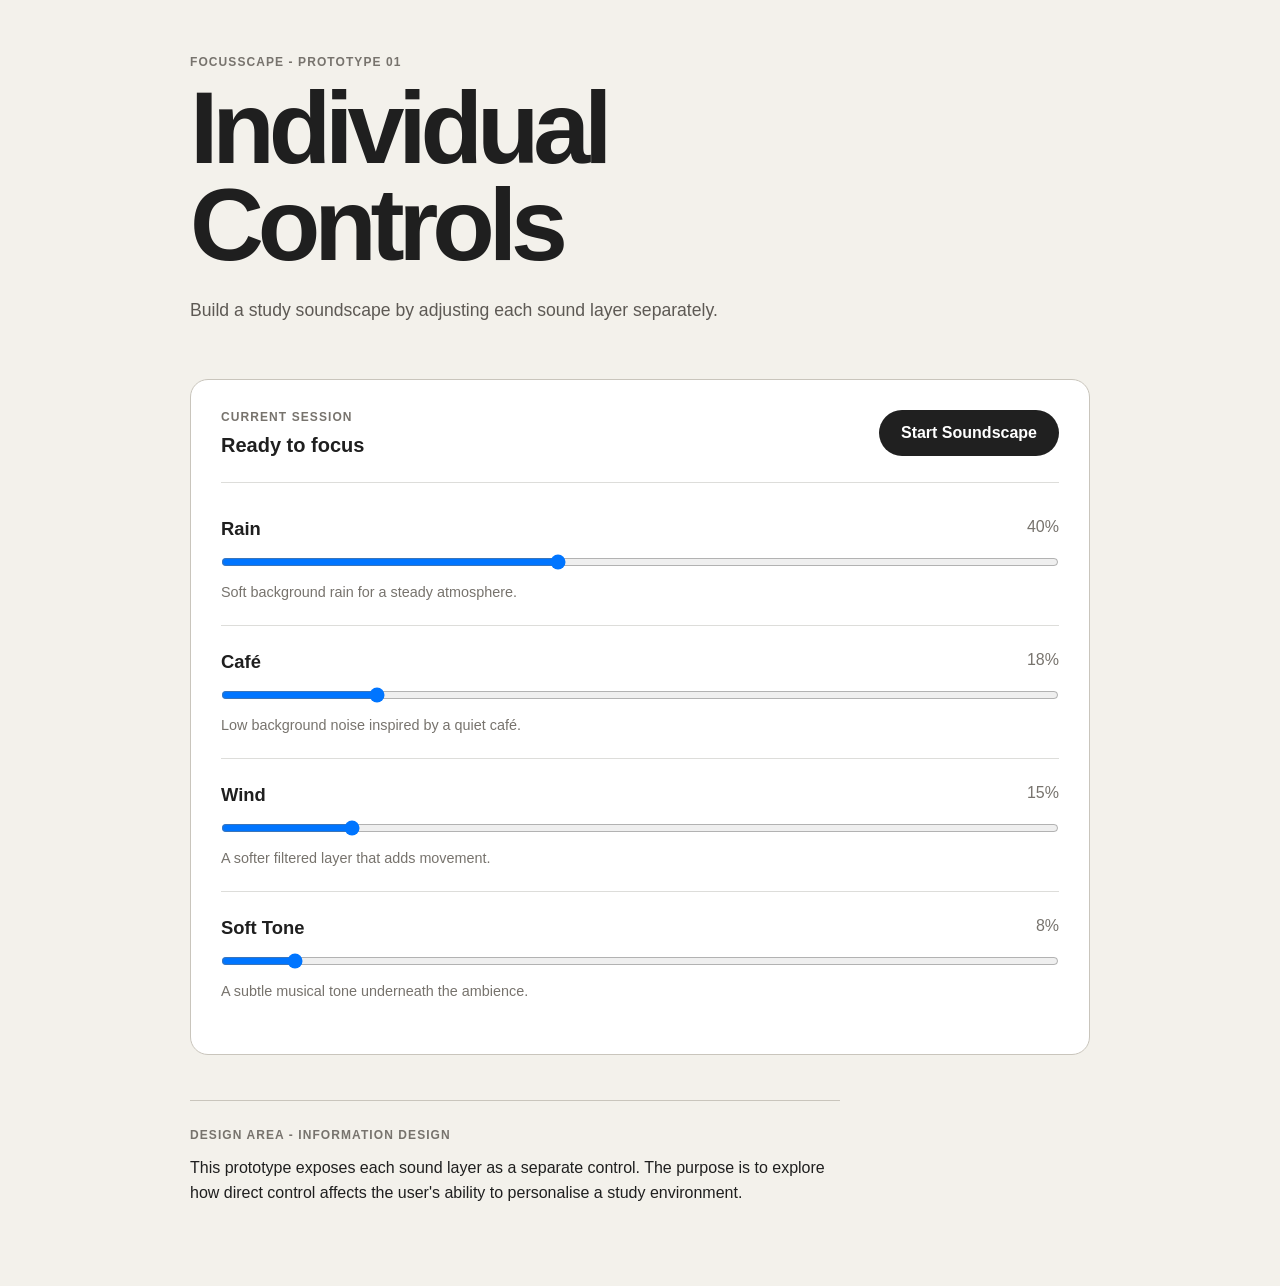
<file: prototype-01/index.html>
<!DOCTYPE html>
<html lang="en">
<head>
    <meta charset="UTF-8">
    <meta name="viewport" content="width=device-width, initial-scale=1.0">

    <title>FocusScape | Individual Controls</title>

    <link rel="icon" type="image/png" href="assets/icons/favicon.png">
    <link rel="stylesheet" href="reset.css">
    <link rel="stylesheet" href="prototype.css">
</head>

<body>

    <main class="prototype">

        <header>
            <p class="label">FocusScape - Prototype 01</p>
            <h1>Individual Controls</h1>
            <p class="intro">
                Build a study soundscape by adjusting each sound layer separately.
            </p>
        </header>

        <section class="player">

            <div class="status-row">
                <div>
                    <p class="small-label">Current session</p>
                    <p id="status">Ready to focus</p>
                </div>

                <button id="playButton">Start Soundscape</button>
            </div>

            <div class="controls">

                <div class="sound-control">
                    <div class="control-heading">
                        <label for="rain">Rain</label>
                        <span id="rainValue">40%</span>
                    </div>
                    <input id="rain" type="range" min="0" max="100" value="40">
                    <p>Soft background rain for a steady atmosphere.</p>
                </div>

                <div class="sound-control">
                    <div class="control-heading">
                        <label for="cafe">Café</label>
                        <span id="cafeValue">18%</span>
                    </div>
                    <input id="cafe" type="range" min="0" max="100" value="18">
                    <p>Low background noise inspired by a quiet café.</p>
                </div>

                <div class="sound-control">
                    <div class="control-heading">
                        <label for="wind">Wind</label>
                        <span id="windValue">15%</span>
                    </div>
                    <input id="wind" type="range" min="0" max="100" value="15">
                    <p>A softer filtered layer that adds movement.</p>
                </div>

                <div class="sound-control">
                    <div class="control-heading">
                        <label for="tone">Soft Tone</label>
                        <span id="toneValue">8%</span>
                    </div>
                    <input id="tone" type="range" min="0" max="100" value="8">
                    <p>A subtle musical tone underneath the ambience.</p>
                </div>

            </div>

        </section>

        <section class="prototype-note">
            <p class="small-label">Design Area - Information Design</p>
            <p>
                This prototype exposes each sound layer as a separate control.
                The purpose is to explore how direct control affects the user's
                ability to personalise a study environment.
            </p>
        </section>

    </main>

    <script src="prototype.js"></script>
</body>
</html>
</file>
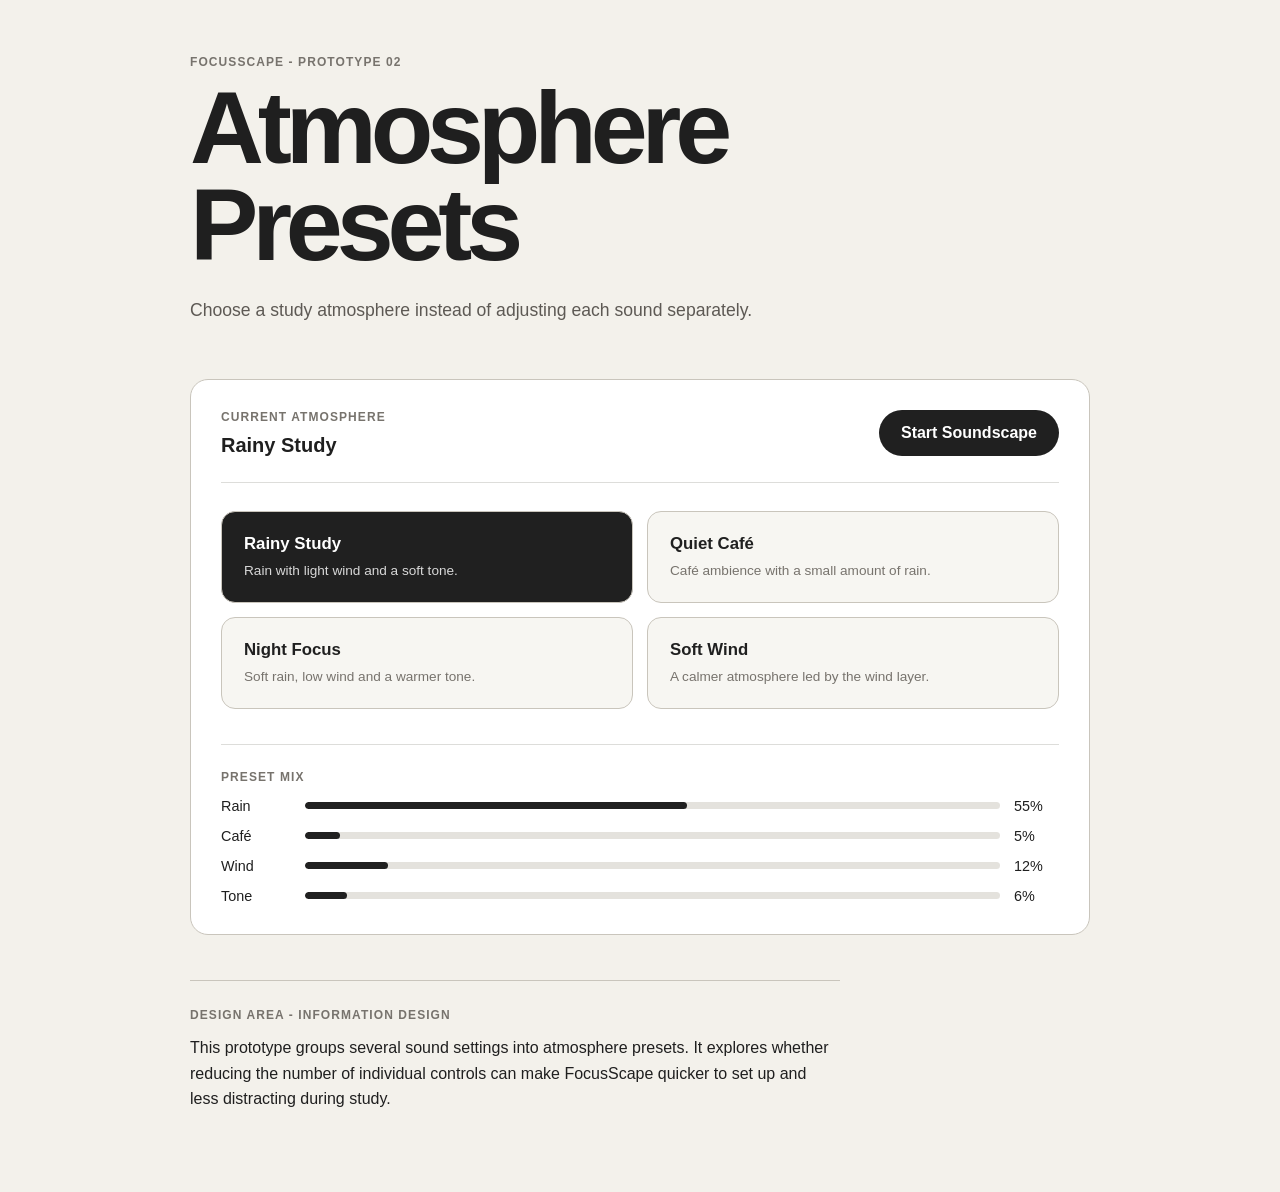
<file: prototype-02/index.html>
<!DOCTYPE html>
<html lang="en">
<head>
    <meta charset="UTF-8">
    <meta name="viewport" content="width=device-width, initial-scale=1.0">

    <title>FocusScape | Atmosphere Presets</title>

    <link rel="icon" type="image/png" href="assets/icons/favicon.png">
    <link rel="stylesheet" href="reset.css">
    <link rel="stylesheet" href="prototype.css">
</head>

<body>

    <main class="prototype">

        <header>
            <p class="label">FocusScape - Prototype 02</p>

            <h1>Atmosphere Presets</h1>

            <p class="intro">
                Choose a study atmosphere instead of adjusting each sound separately.
            </p>
        </header>

        <section class="player">

            <div class="status-row">

                <div>
                    <p class="small-label">Current atmosphere</p>
                    <p id="status">Rainy Study</p>
                </div>

                <button id="playButton">
                    Start Soundscape
                </button>

            </div>

            <div class="preset-grid">

                <button class="preset-button active" data-preset="rainy">
                    <strong>Rainy Study</strong>
                    <span>
                        Rain with light wind and a soft tone.
                    </span>
                </button>

                <button class="preset-button" data-preset="cafe">
                    <strong>Quiet Café</strong>
                    <span>
                        Café ambience with a small amount of rain.
                    </span>
                </button>

                <button class="preset-button" data-preset="night">
                    <strong>Night Focus</strong>
                    <span>
                        Soft rain, low wind and a warmer tone.
                    </span>
                </button>

                <button class="preset-button" data-preset="wind">
                    <strong>Soft Wind</strong>
                    <span>
                        A calmer atmosphere led by the wind layer.
                    </span>
                </button>

            </div>

            <div class="mix-readout">

                <p class="small-label">
                    Preset mix
                </p>

                <div class="mix-row">
                    <span>Rain</span>

                    <div class="meter">
                        <div id="rainMeter" class="meter-fill"></div>
                    </div>

                    <span id="rainValue">55%</span>
                </div>

                <div class="mix-row">
                    <span>Café</span>

                    <div class="meter">
                        <div id="cafeMeter" class="meter-fill"></div>
                    </div>

                    <span id="cafeValue">5%</span>
                </div>

                <div class="mix-row">
                    <span>Wind</span>

                    <div class="meter">
                        <div id="windMeter" class="meter-fill"></div>
                    </div>

                    <span id="windValue">12%</span>
                </div>

                <div class="mix-row">
                    <span>Tone</span>

                    <div class="meter">
                        <div id="toneMeter" class="meter-fill"></div>
                    </div>

                    <span id="toneValue">6%</span>
                </div>

            </div>

        </section>

        <section class="prototype-note">

            <p class="small-label">
                Design Area - Information Design
            </p>

            <p>
                This prototype groups several sound settings into atmosphere presets.
                It explores whether reducing the number of individual controls can make
                FocusScape quicker to set up and less distracting during study.
            </p>

        </section>

    </main>

    <script src="prototype.js"></script>

</body>
</html>
</file>
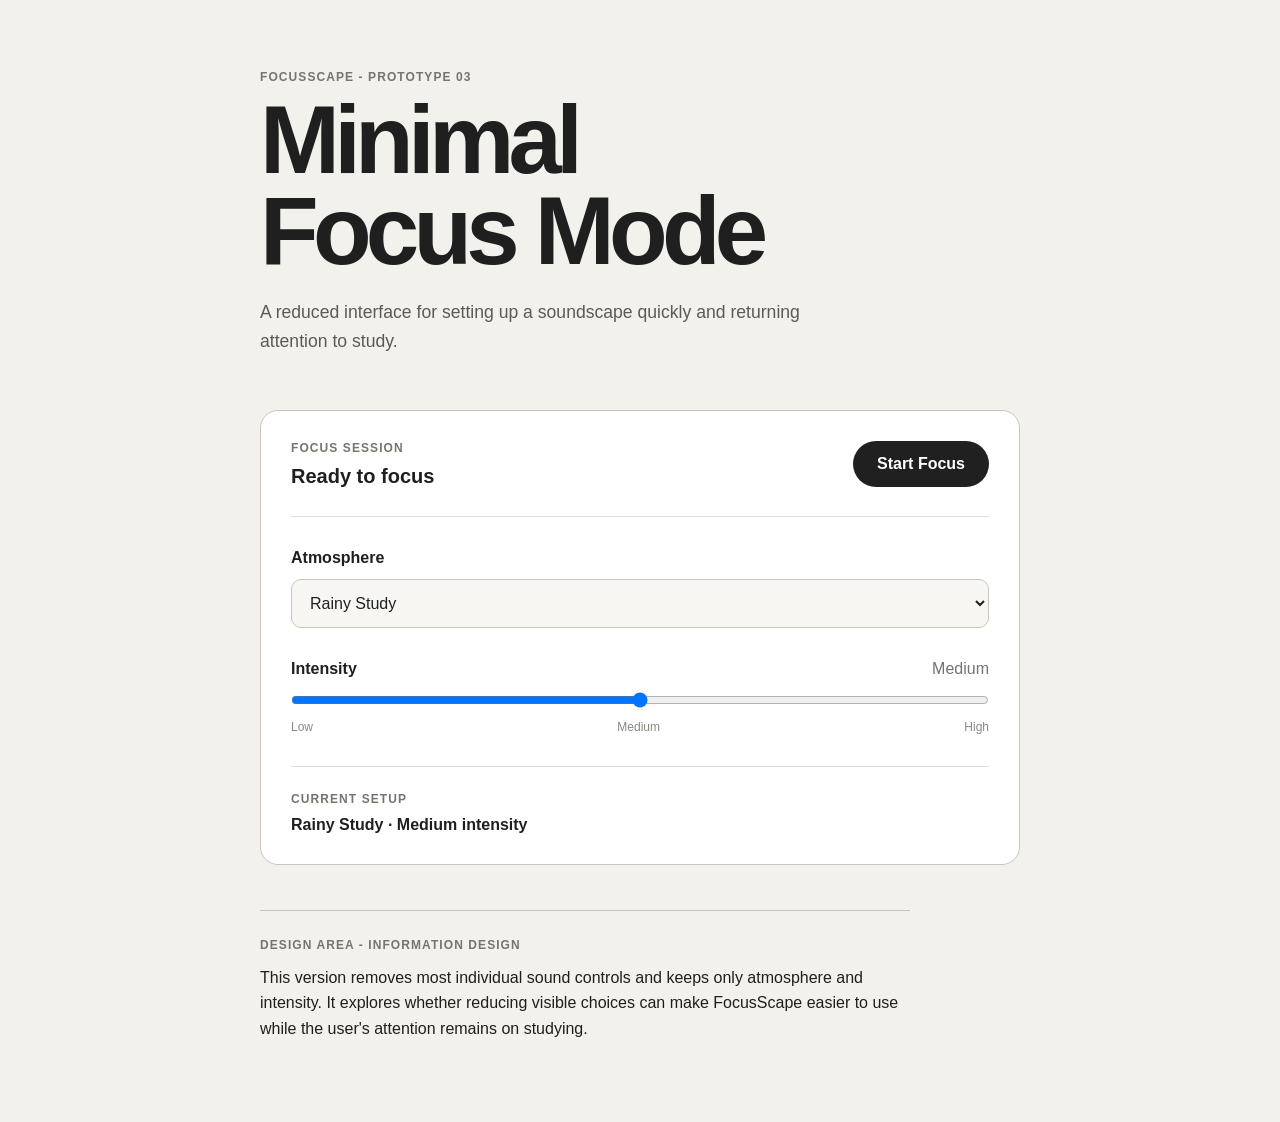
<file: prototype-03/index.html>
<!DOCTYPE html>
<html lang="en">
<head>
    <meta charset="UTF-8">
    <meta name="viewport" content="width=device-width, initial-scale=1.0">

    <title>FocusScape | Minimal Focus Mode</title>

    <link rel="icon" type="image/png" href="assets/icons/favicon.png">
    <link rel="stylesheet" href="reset.css">
    <link rel="stylesheet" href="prototype.css">
</head>

<body>

    <main class="prototype">

        <header>
            <p class="label">FocusScape - Prototype 03</p>

            <h1>Minimal Focus Mode</h1>

            <p class="intro">
                A reduced interface for setting up a soundscape quickly and
                returning attention to study.
            </p>
        </header>


        <section class="player">

            <div class="session-status">

                <div>
                    <p class="small-label">Focus session</p>
                    <p id="status">Ready to focus</p>
                </div>

                <button id="playButton">
                    Start Focus
                </button>

            </div>


            <div class="minimal-controls">

                <div class="control-group">

                    <label for="atmosphere">
                        Atmosphere
                    </label>

                    <select id="atmosphere">
                        <option value="rainy">Rainy Study</option>
                        <option value="cafe">Quiet Café</option>
                        <option value="wind">Soft Wind</option>
                    </select>

                </div>


                <div class="control-group">

                    <div class="control-heading">
                        <label for="intensity">
                            Intensity
                        </label>

                        <span id="intensityValue">
                            Medium
                        </span>
                    </div>

                    <input
                        id="intensity"
                        type="range"
                        min="1"
                        max="3"
                        value="2"
                        step="1"
                    >

                    <div class="range-labels">
                        <span>Low</span>
                        <span>Medium</span>
                        <span>High</span>
                    </div>

                </div>

            </div>


            <div class="summary">

                <p class="small-label">
                    Current setup
                </p>

                <p id="setupSummary">
                    Rainy Study · Medium intensity
                </p>

            </div>

        </section>


        <section class="prototype-note">

            <p class="small-label">
                Design Area - Information Design
            </p>

            <p>
                This version removes most individual sound controls and keeps
                only atmosphere and intensity. It explores whether reducing
                visible choices can make FocusScape easier to use while the
                user's attention remains on studying.
            </p>

        </section>

    </main>


    <script src="prototype.js"></script>

</body>
</html>
</file>
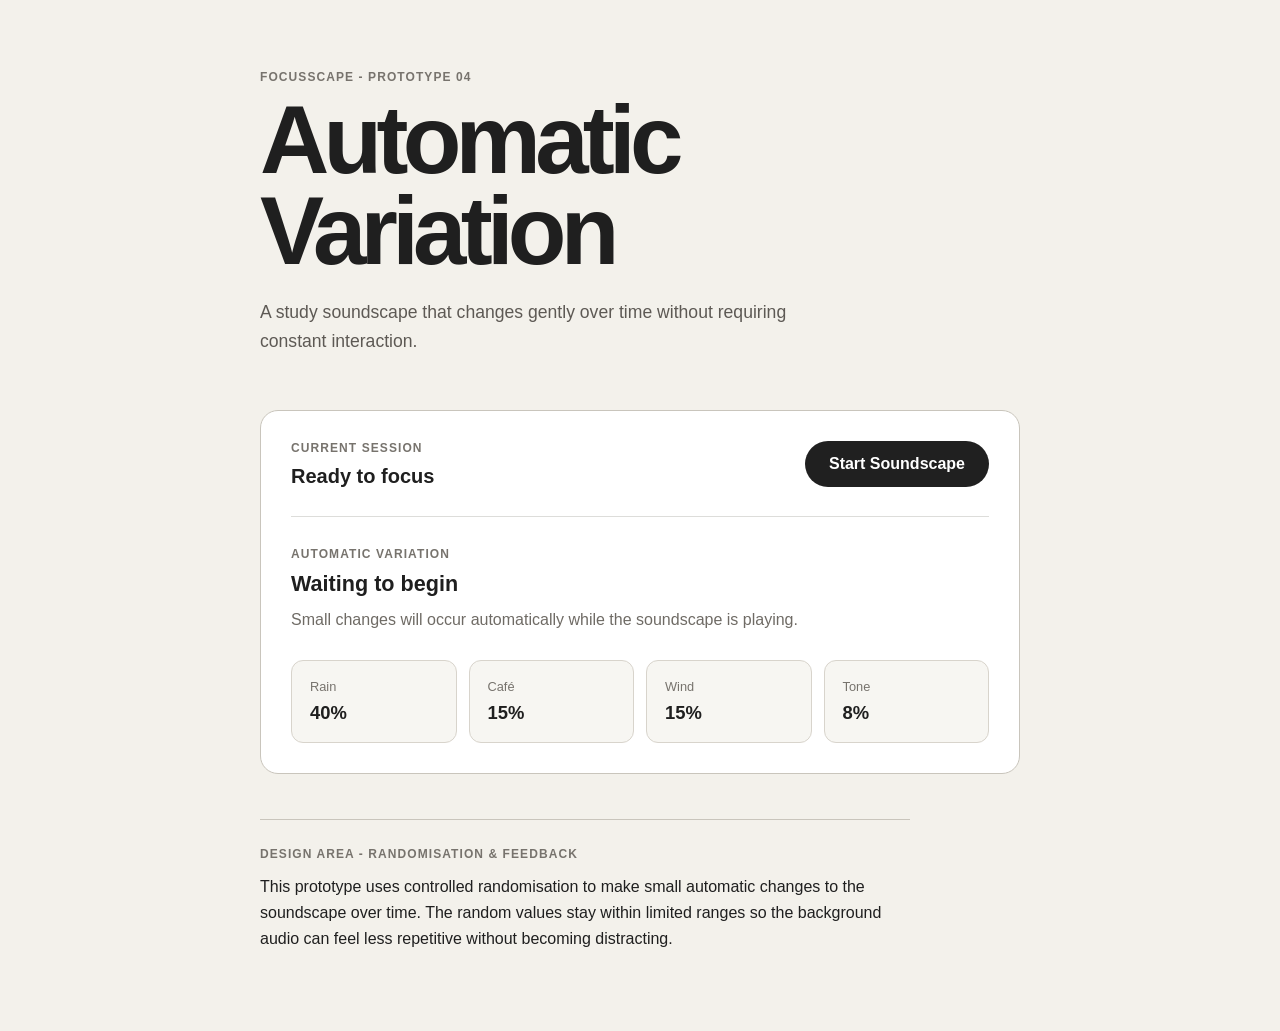
<file: prototype-04/index.html>
<!DOCTYPE html>
<html lang="en">
<head>
    <meta charset="UTF-8">
    <meta name="viewport" content="width=device-width, initial-scale=1.0">

    <title>FocusScape | Automatic Variation</title>

    <link rel="icon" type="image/png" href="assets/icons/favicon.png">
    <link rel="stylesheet" href="reset.css">
    <link rel="stylesheet" href="prototype.css">
</head>

<body>

    <main class="prototype">

        <header>
            <p class="label">FocusScape - Prototype 04</p>

            <h1>Automatic Variation</h1>

            <p class="intro">
                A study soundscape that changes gently over time without
                requiring constant interaction.
            </p>
        </header>


        <section class="player">

            <div class="session-status">

                <div>
                    <p class="small-label">Current session</p>
                    <p id="status">Ready to focus</p>
                </div>

                <button id="playButton">
                    Start Soundscape
                </button>

            </div>


            <div class="variation-panel">

                <p class="small-label">
                    Automatic variation
                </p>

                <p class="variation-title" id="variationTitle">
                    Waiting to begin
                </p>

                <p class="variation-text" id="variationText">
                    Small changes will occur automatically while the soundscape is playing.
                </p>

                <div class="mix-grid">

                    <div class="mix-item">
                        <span>Rain</span>
                        <strong id="rainValue">40%</strong>
                    </div>

                    <div class="mix-item">
                        <span>Café</span>
                        <strong id="cafeValue">15%</strong>
                    </div>

                    <div class="mix-item">
                        <span>Wind</span>
                        <strong id="windValue">15%</strong>
                    </div>

                    <div class="mix-item">
                        <span>Tone</span>
                        <strong id="toneValue">8%</strong>
                    </div>

                </div>

            </div>

        </section>


        <section class="prototype-note">

            <p class="small-label">
                Design Area - Randomisation & Feedback
            </p>

            <p>
                This prototype uses controlled randomisation to make small
                automatic changes to the soundscape over time. The random
                values stay within limited ranges so the background audio can
                feel less repetitive without becoming distracting.
            </p>

        </section>

    </main>


    <script src="prototype.js"></script>

</body>
</html>
</file>
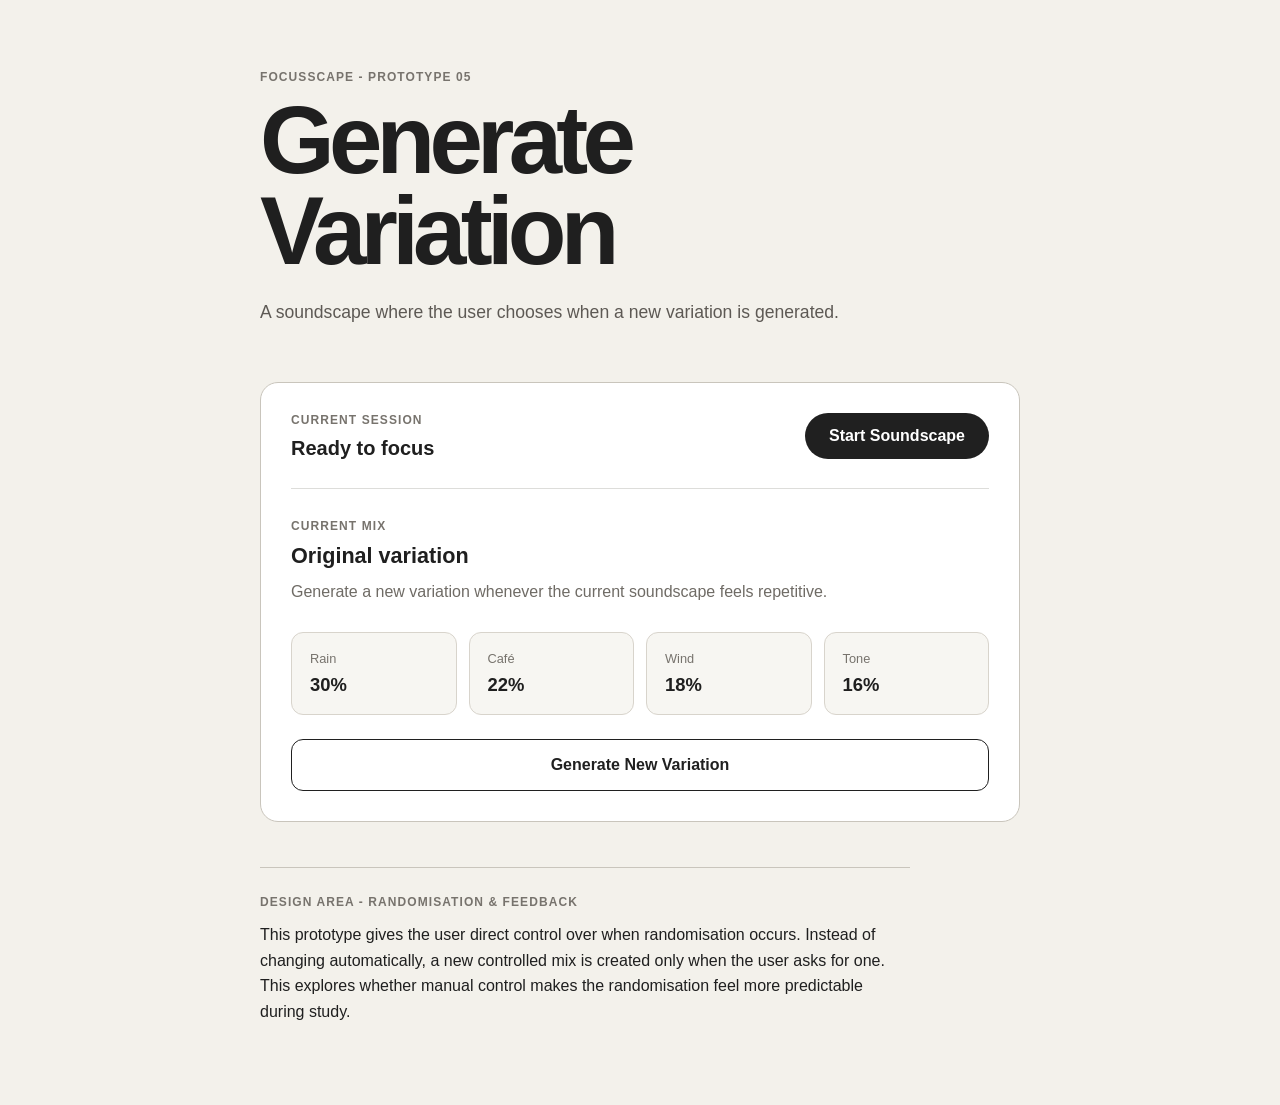
<file: prototype-05/index.html>
<!DOCTYPE html>
<html lang="en">
<head>
    <meta charset="UTF-8">
    <meta name="viewport" content="width=device-width, initial-scale=1.0">

    <title>FocusScape | Generate Variation</title>

    <link rel="icon" type="image/png" href="assets/icons/favicon.png">
    <link rel="stylesheet" href="reset.css">
    <link rel="stylesheet" href="prototype.css">
</head>

<body>

    <main class="prototype">

        <header>
            <p class="label">FocusScape - Prototype 05</p>

            <h1>Generate Variation</h1>

            <p class="intro">
                A soundscape where the user chooses when a new variation is generated.
            </p>
        </header>


        <section class="player">

            <div class="session-status">

                <div>
                    <p class="small-label">Current session</p>
                    <p id="status">Ready to focus</p>
                </div>

                <button id="playButton">
                    Start Soundscape
                </button>

            </div>


            <div class="variation-panel">

                <p class="small-label">
                    Current mix
                </p>

                <p class="variation-title" id="variationTitle">
                    Original variation
                </p>

                <p class="variation-text" id="variationText">
                    Generate a new variation whenever the current soundscape feels repetitive.
                </p>


                <div class="mix-grid">

                    <div class="mix-item">
                        <span>Rain</span>
                        <strong id="rainValue">40%</strong>
                    </div>

                    <div class="mix-item">
                        <span>Café</span>
                        <strong id="cafeValue">15%</strong>
                    </div>

                    <div class="mix-item">
                        <span>Wind</span>
                        <strong id="windValue">15%</strong>
                    </div>

                    <div class="mix-item">
                        <span>Tone</span>
                        <strong id="toneValue">8%</strong>
                    </div>

                </div>


                <button id="generateButton">
                    Generate New Variation
                </button>

            </div>

        </section>


        <section class="prototype-note">

            <p class="small-label">
                Design Area - Randomisation & Feedback
            </p>

            <p>
                This prototype gives the user direct control over when randomisation
                occurs. Instead of changing automatically, a new controlled mix is
                created only when the user asks for one. This explores whether manual
                control makes the randomisation feel more predictable during study.
            </p>

        </section>

    </main>


    <script src="prototype.js"></script>

</body>
</html>
</file>
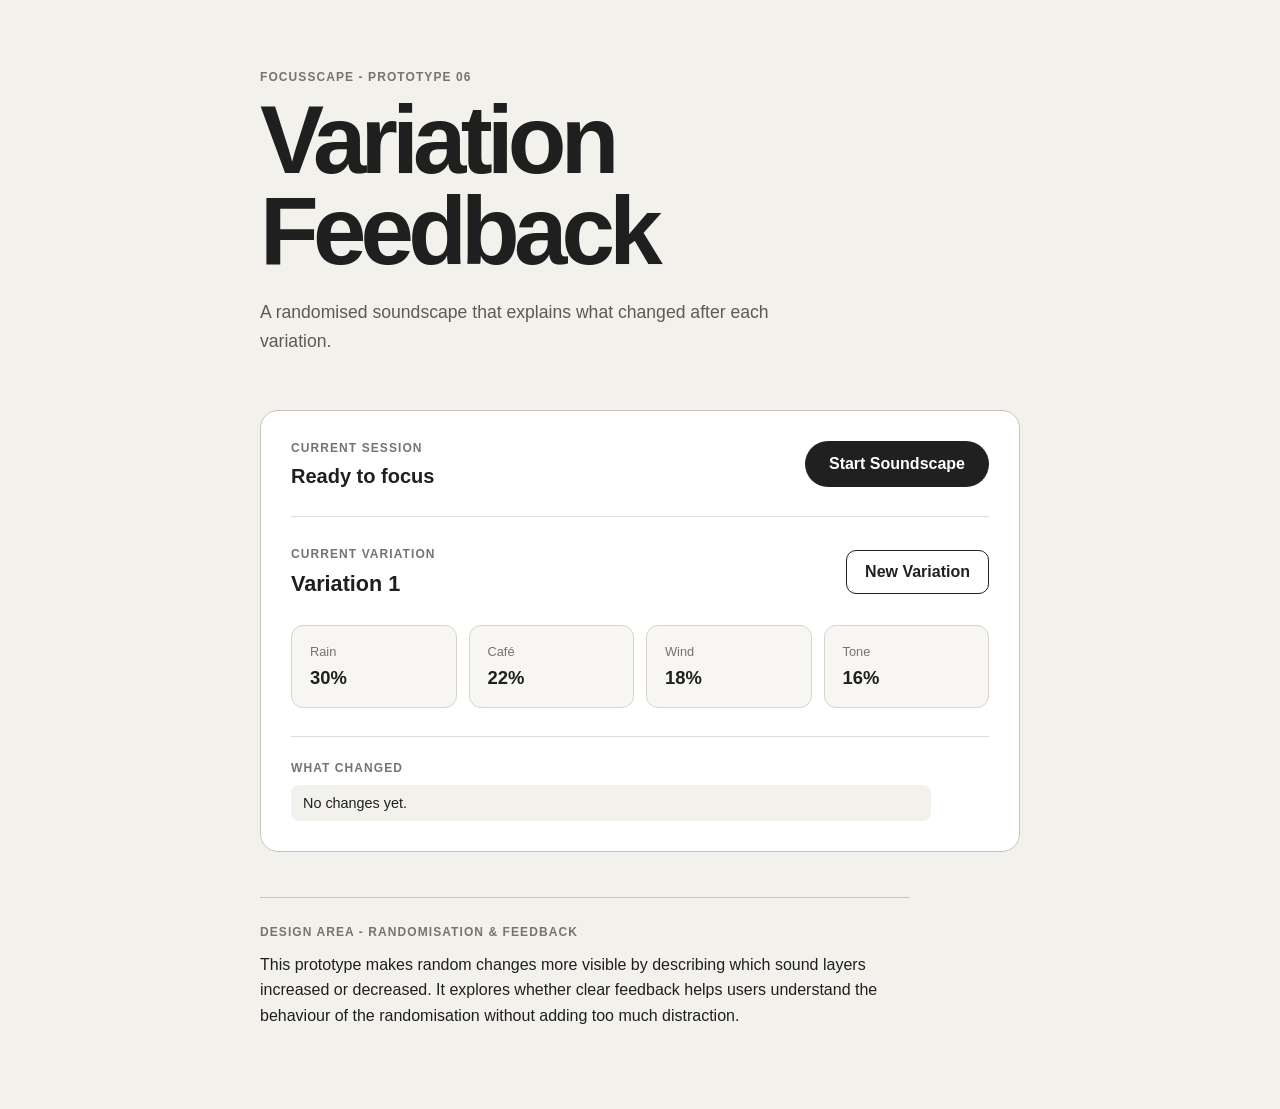
<file: prototype-06/index.html>
<!DOCTYPE html>
<html lang="en">
<head>
    <meta charset="UTF-8">
    <meta name="viewport" content="width=device-width, initial-scale=1.0">

    <title>FocusScape | Variation Feedback</title>

    <link rel="icon" type="image/png" href="assets/icons/favicon.png">
    <link rel="stylesheet" href="reset.css">
    <link rel="stylesheet" href="prototype.css">
</head>

<body>

    <main class="prototype">

        <header>
            <p class="label">FocusScape - Prototype 06</p>

            <h1>Variation Feedback</h1>

            <p class="intro">
                A randomised soundscape that explains what changed after each variation.
            </p>
        </header>


        <section class="player">

            <div class="session-status">

                <div>
                    <p class="small-label">Current session</p>
                    <p id="status">Ready to focus</p>
                </div>

                <button id="playButton">
                    Start Soundscape
                </button>

            </div>


            <div class="variation-panel">

                <div class="variation-heading">

                    <div>
                        <p class="small-label">Current variation</p>
                        <p class="variation-title" id="variationTitle">
                            Variation 1
                        </p>
                    </div>

                    <button id="generateButton">
                        New Variation
                    </button>

                </div>


                <div class="mix-grid">

                    <div class="mix-item">
                        <span>Rain</span>
                        <strong id="rainValue">30%</strong>
                    </div>

                    <div class="mix-item">
                        <span>Café</span>
                        <strong id="cafeValue">22%</strong>
                    </div>

                    <div class="mix-item">
                        <span>Wind</span>
                        <strong id="windValue">18%</strong>
                    </div>

                    <div class="mix-item">
                        <span>Tone</span>
                        <strong id="toneValue">16%</strong>
                    </div>

                </div>


                <div class="feedback">

                    <p class="small-label">
                        What changed
                    </p>

                    <div id="feedbackList" class="feedback-list">
                        <p>No changes yet.</p>
                    </div>

                </div>

            </div>

        </section>


        <section class="prototype-note">

            <p class="small-label">
                Design Area - Randomisation & Feedback
            </p>

            <p>
                This prototype makes random changes more visible by describing
                which sound layers increased or decreased. It explores whether
                clear feedback helps users understand the behaviour of the
                randomisation without adding too much distraction.
            </p>

        </section>

    </main>

    <script src="prototype.js"></script>

</body>
</html>
</file>
<file: prototype-01/prototype.css>
* {
    box-sizing: border-box;
}

body {
    margin: 0;
    min-height: 100vh;
    background: #f3f1eb;
    color: #1f1f1f;
    font-family: Arial, Helvetica, sans-serif;
}

.prototype {
    width: min(900px, calc(100% - 40px));
    margin: 0 auto;
    padding: 55px 0 80px;
}

header {
    margin-bottom: 55px;
}

.label,
.small-label {
    margin: 0 0 10px;
    font-size: 0.75rem;
    font-weight: 700;
    letter-spacing: 0.09em;
    text-transform: uppercase;
    color: #77736d;
}

h1 {
    margin: 0;
    font-size: clamp(3rem, 8vw, 6.5rem);
    line-height: 0.95;
    letter-spacing: -0.06em;
}

.intro {
    max-width: 580px;
    margin-top: 22px;
    font-size: 1.1rem;
    line-height: 1.6;
    color: #5d5954;
}

.player {
    padding: 30px;
    border: 1px solid #c9c5bc;
    border-radius: 18px;
    background: #ffffff;
}

.status-row {
    display: flex;
    align-items: center;
    justify-content: space-between;
    gap: 20px;
    padding-bottom: 25px;
    border-bottom: 1px solid #ddddda;
}

#status {
    margin: 0;
    font-size: 1.25rem;
    font-weight: 700;
}

button {
    border: 0;
    border-radius: 100px;
    padding: 14px 22px;
    background: #202020;
    color: white;
    font: inherit;
    font-weight: 700;
    cursor: pointer;
}

button:hover {
    opacity: 0.82;
}

.controls {
    margin-top: 10px;
}

.sound-control {
    padding: 25px 0;
    border-bottom: 1px solid #ddddda;
}

.sound-control:last-child {
    border-bottom: 0;
}

.control-heading {
    display: flex;
    justify-content: space-between;
    gap: 20px;
    margin-bottom: 14px;
}

.control-heading label {
    font-size: 1.15rem;
    font-weight: 700;
}

.control-heading span {
    color: #77736d;
}

input[type="range"] {
    width: 100%;
    cursor: pointer;
}

.sound-control > p {
    margin: 10px 0 0;
    color: #77736d;
    font-size: 0.9rem;
}

.prototype-note {
    max-width: 650px;
    margin-top: 45px;
    padding-top: 25px;
    border-top: 1px solid #c9c5bc;
    line-height: 1.6;
}

@media (max-width: 600px) {
    .status-row {
        align-items: flex-start;
        flex-direction: column;
    }

    button {
        width: 100%;
    }
}
</file>
<file: prototype-02/prototype.css>
* {
    box-sizing: border-box;
}

body {
    margin: 0;
    min-height: 100vh;
    background: #f3f1eb;
    color: #1f1f1f;
    font-family: Arial, Helvetica, sans-serif;
}

.prototype {
    width: min(900px, calc(100% - 40px));
    margin: 0 auto;
    padding: 55px 0 80px;
}

header {
    margin-bottom: 55px;
}

.label,
.small-label {
    margin: 0 0 10px;
    font-size: 0.75rem;
    font-weight: 700;
    letter-spacing: 0.09em;
    text-transform: uppercase;
    color: #77736d;
}

h1 {
    margin: 0;
    font-size: clamp(3rem, 8vw, 6.5rem);
    line-height: 0.95;
    letter-spacing: -0.06em;
}

.intro {
    max-width: 580px;
    margin-top: 22px;
    font-size: 1.1rem;
    line-height: 1.6;
    color: #5d5954;
}

.player {
    padding: 30px;
    border: 1px solid #c9c5bc;
    border-radius: 18px;
    background: #ffffff;
}

.status-row {
    display: flex;
    align-items: center;
    justify-content: space-between;
    gap: 20px;
    padding-bottom: 25px;
    border-bottom: 1px solid #ddddda;
}

#status {
    margin: 0;
    font-size: 1.25rem;
    font-weight: 700;
}

button {
    border: 0;
    font: inherit;
    cursor: pointer;
}

#playButton {
    padding: 14px 22px;
    border-radius: 100px;
    background: #202020;
    color: #ffffff;
    font-weight: 700;
}

#playButton:hover {
    opacity: 0.82;
}

.preset-grid {
    display: grid;
    grid-template-columns: repeat(2, 1fr);
    gap: 14px;
    margin-top: 28px;
}

.preset-button {
    display: flex;
    flex-direction: column;
    align-items: flex-start;
    gap: 7px;
    padding: 22px;
    border: 1px solid #c9c5bc;
    border-radius: 14px;
    background: #f7f6f2;
    color: #202020;
    text-align: left;
}

.preset-button strong {
    font-size: 1.05rem;
}

.preset-button span {
    color: #77736d;
    font-size: 0.85rem;
    line-height: 1.4;
}

.preset-button:hover {
    background: #eceae4;
}

.preset-button.active {
    background: #202020;
    color: #ffffff;
}

.preset-button.active span {
    color: #d8d8d8;
}

.mix-readout {
    margin-top: 35px;
    padding-top: 25px;
    border-top: 1px solid #ddddda;
}

.mix-row {
    display: grid;
    grid-template-columns: 70px 1fr 45px;
    align-items: center;
    gap: 14px;
    margin-top: 14px;
    font-size: 0.9rem;
}

.meter {
    height: 7px;
    overflow: hidden;
    border-radius: 20px;
    background: #e4e2dd;
}

.meter-fill {
    height: 100%;
    border-radius: 20px;
    background: #202020;
    transition: width 0.3s ease;
}

.prototype-note {
    max-width: 650px;
    margin-top: 45px;
    padding-top: 25px;
    border-top: 1px solid #c9c5bc;
    line-height: 1.6;
}

@media (max-width: 600px) {

    .status-row {
        align-items: flex-start;
        flex-direction: column;
    }

    #playButton {
        width: 100%;
    }

    .preset-grid {
        grid-template-columns: 1fr;
    }

    .mix-row {
        grid-template-columns: 55px 1fr 40px;
    }
}
</file>
<file: prototype-03/prototype.css>
* {
    box-sizing: border-box;
}

body {
    margin: 0;
    min-height: 100vh;
    background: #f3f1eb;
    color: #1f1f1f;
    font-family: Arial, Helvetica, sans-serif;
}

.prototype {
    width: min(760px, calc(100% - 40px));
    margin: 0 auto;
    padding: 70px 0 80px;
}

header {
    margin-bottom: 55px;
}

.label,
.small-label {
    margin: 0 0 10px;
    font-size: 0.75rem;
    font-weight: 700;
    letter-spacing: 0.09em;
    text-transform: uppercase;
    color: #77736d;
}

h1 {
    margin: 0;
    max-width: 700px;
    font-size: clamp(3rem, 8vw, 6rem);
    line-height: 0.95;
    letter-spacing: -0.06em;
}

.intro {
    max-width: 580px;
    margin-top: 22px;
    font-size: 1.1rem;
    line-height: 1.6;
    color: #5d5954;
}

.player {
    padding: 30px;
    border: 1px solid #c9c5bc;
    border-radius: 18px;
    background: #ffffff;
}

.session-status {
    display: flex;
    align-items: center;
    justify-content: space-between;
    gap: 20px;
    padding-bottom: 28px;
    border-bottom: 1px solid #ddddda;
}

#status {
    margin: 0;
    font-size: 1.25rem;
    font-weight: 700;
}

button,
select,
input {
    font: inherit;
}

button {
    border: 0;
    cursor: pointer;
}

#playButton {
    padding: 14px 24px;
    border-radius: 100px;
    background: #202020;
    color: #ffffff;
    font-weight: 700;
}

#playButton:hover {
    opacity: 0.82;
}

.minimal-controls {
    display: grid;
    gap: 32px;
    padding: 32px 0;
}

.control-group > label,
.control-heading label {
    font-size: 1rem;
    font-weight: 700;
}

select {
    width: 100%;
    margin-top: 12px;
    padding: 14px;
    border: 1px solid #c9c5bc;
    border-radius: 10px;
    background: #f7f6f2;
    color: #202020;
}

.control-heading {
    display: flex;
    justify-content: space-between;
    gap: 20px;
    margin-bottom: 14px;
}

#intensityValue {
    color: #77736d;
}

input[type="range"] {
    width: 100%;
    cursor: pointer;
}

.range-labels {
    display: flex;
    justify-content: space-between;
    margin-top: 8px;
    font-size: 0.75rem;
    color: #8b8780;
}

.summary {
    padding-top: 25px;
    border-top: 1px solid #ddddda;
}

#setupSummary {
    margin: 0;
    font-size: 1rem;
    font-weight: 700;
}

.prototype-note {
    max-width: 650px;
    margin-top: 45px;
    padding-top: 25px;
    border-top: 1px solid #c9c5bc;
    line-height: 1.6;
}

@media (max-width: 600px) {

    .prototype {
        padding-top: 45px;
    }

    .session-status {
        align-items: flex-start;
        flex-direction: column;
    }

    #playButton {
        width: 100%;
    }
}
</file>
<file: prototype-04/prototype.css>
* {
    box-sizing: border-box;
}

body {
    margin: 0;
    min-height: 100vh;
    background: #f3f1eb;
    color: #1f1f1f;
    font-family: Arial, Helvetica, sans-serif;
}

.prototype {
    width: min(760px, calc(100% - 40px));
    margin: 0 auto;
    padding: 70px 0 80px;
}

header {
    margin-bottom: 55px;
}

.label,
.small-label {
    margin: 0 0 10px;
    font-size: 0.75rem;
    font-weight: 700;
    letter-spacing: 0.09em;
    text-transform: uppercase;
    color: #77736d;
}

h1 {
    margin: 0;
    max-width: 700px;
    font-size: clamp(3rem, 8vw, 6rem);
    line-height: 0.95;
    letter-spacing: -0.06em;
}

.intro {
    max-width: 580px;
    margin-top: 22px;
    font-size: 1.1rem;
    line-height: 1.6;
    color: #5d5954;
}

.player {
    padding: 30px;
    border: 1px solid #c9c5bc;
    border-radius: 18px;
    background: #ffffff;
}

.session-status {
    display: flex;
    align-items: center;
    justify-content: space-between;
    gap: 20px;
    padding-bottom: 28px;
    border-bottom: 1px solid #ddddda;
}

#status {
    margin: 0;
    font-size: 1.25rem;
    font-weight: 700;
}

button {
    border: 0;
    font: inherit;
    cursor: pointer;
}

#playButton {
    padding: 14px 24px;
    border-radius: 100px;
    background: #202020;
    color: #ffffff;
    font-weight: 700;
}

#playButton:hover {
    opacity: 0.82;
}

.variation-panel {
    padding-top: 30px;
}

.variation-title {
    margin: 0;
    font-size: 1.35rem;
    font-weight: 700;
}

.variation-text {
    max-width: 560px;
    margin: 10px 0 0;
    color: #6f6b65;
    line-height: 1.6;
}

.mix-grid {
    display: grid;
    grid-template-columns: repeat(4, 1fr);
    gap: 12px;
    margin-top: 28px;
}

.mix-item {
    padding: 18px;
    border: 1px solid #d8d4cc;
    border-radius: 12px;
    background: #f7f6f2;
}

.mix-item span {
    display: block;
    margin-bottom: 8px;
    color: #77736d;
    font-size: 0.8rem;
}

.mix-item strong {
    font-size: 1.15rem;
}

.prototype-note {
    max-width: 650px;
    margin-top: 45px;
    padding-top: 25px;
    border-top: 1px solid #c9c5bc;
    line-height: 1.6;
}

@media (max-width: 600px) {

    .prototype {
        padding-top: 45px;
    }

    .session-status {
        align-items: flex-start;
        flex-direction: column;
    }

    #playButton {
        width: 100%;
    }

    .mix-grid {
        grid-template-columns: repeat(2, 1fr);
    }
}
</file>
<file: prototype-05/prototype.css>
* {
    box-sizing: border-box;
}

body {
    margin: 0;
    min-height: 100vh;
    background: #f3f1eb;
    color: #1f1f1f;
    font-family: Arial, Helvetica, sans-serif;
}

.prototype {
    width: min(760px, calc(100% - 40px));
    margin: 0 auto;
    padding: 70px 0 80px;
}

header {
    margin-bottom: 55px;
}

.label,
.small-label {
    margin: 0 0 10px;
    font-size: 0.75rem;
    font-weight: 700;
    letter-spacing: 0.09em;
    text-transform: uppercase;
    color: #77736d;
}

h1 {
    margin: 0;
    max-width: 700px;
    font-size: clamp(3rem, 8vw, 6rem);
    line-height: 0.95;
    letter-spacing: -0.06em;
}

.intro {
    max-width: 580px;
    margin-top: 22px;
    font-size: 1.1rem;
    line-height: 1.6;
    color: #5d5954;
}

.player {
    padding: 30px;
    border: 1px solid #c9c5bc;
    border-radius: 18px;
    background: #ffffff;
}

.session-status {
    display: flex;
    align-items: center;
    justify-content: space-between;
    gap: 20px;
    padding-bottom: 28px;
    border-bottom: 1px solid #ddddda;
}

#status {
    margin: 0;
    font-size: 1.25rem;
    font-weight: 700;
}

button {
    border: 0;
    font: inherit;
    cursor: pointer;
}

#playButton {
    padding: 14px 24px;
    border-radius: 100px;
    background: #202020;
    color: #ffffff;
    font-weight: 700;
}

#playButton:hover {
    opacity: 0.82;
}

.variation-panel {
    padding-top: 30px;
}

.variation-title {
    margin: 0;
    font-size: 1.35rem;
    font-weight: 700;
}

.variation-text {
    max-width: 560px;
    margin: 10px 0 0;
    color: #6f6b65;
    line-height: 1.6;
}

.mix-grid {
    display: grid;
    grid-template-columns: repeat(4, 1fr);
    gap: 12px;
    margin-top: 28px;
}

.mix-item {
    padding: 18px;
    border: 1px solid #d8d4cc;
    border-radius: 12px;
    background: #f7f6f2;
}

.mix-item span {
    display: block;
    margin-bottom: 8px;
    color: #77736d;
    font-size: 0.8rem;
}

.mix-item strong {
    font-size: 1.15rem;
}

#generateButton {
    width: 100%;
    margin-top: 24px;
    padding: 16px 20px;
    border: 1px solid #202020;
    border-radius: 12px;
    background: #ffffff;
    color: #202020;
    font-weight: 700;
}

#generateButton:hover {
    background: #202020;
    color: #ffffff;
}

.prototype-note {
    max-width: 650px;
    margin-top: 45px;
    padding-top: 25px;
    border-top: 1px solid #c9c5bc;
    line-height: 1.6;
}

@media (max-width: 600px) {

    .prototype {
        padding-top: 45px;
    }

    .session-status {
        align-items: flex-start;
        flex-direction: column;
    }

    #playButton {
        width: 100%;
    }

    .mix-grid {
        grid-template-columns: repeat(2, 1fr);
    }
}
</file>
<file: prototype-06/prototype.css>
* {
    box-sizing: border-box;
}

body {
    margin: 0;
    min-height: 100vh;
    background: #f3f1eb;
    color: #1f1f1f;
    font-family: Arial, Helvetica, sans-serif;
}

.prototype {
    width: min(760px, calc(100% - 40px));
    margin: 0 auto;
    padding: 70px 0 80px;
}

header {
    margin-bottom: 55px;
}

.label,
.small-label {
    margin: 0 0 10px;
    font-size: 0.75rem;
    font-weight: 700;
    letter-spacing: 0.09em;
    text-transform: uppercase;
    color: #77736d;
}

h1 {
    margin: 0;
    max-width: 700px;
    font-size: clamp(3rem, 8vw, 6rem);
    line-height: 0.95;
    letter-spacing: -0.06em;
}

.intro {
    max-width: 580px;
    margin-top: 22px;
    font-size: 1.1rem;
    line-height: 1.6;
    color: #5d5954;
}

.player {
    padding: 30px;
    border: 1px solid #c9c5bc;
    border-radius: 18px;
    background: #ffffff;
}

.session-status,
.variation-heading {
    display: flex;
    align-items: center;
    justify-content: space-between;
    gap: 20px;
}

.session-status {
    padding-bottom: 28px;
    border-bottom: 1px solid #ddddda;
}

#status {
    margin: 0;
    font-size: 1.25rem;
    font-weight: 700;
}

button {
    border: 0;
    font: inherit;
    cursor: pointer;
}

#playButton {
    padding: 14px 24px;
    border-radius: 100px;
    background: #202020;
    color: #ffffff;
    font-weight: 700;
}

#generateButton {
    padding: 12px 18px;
    border: 1px solid #202020;
    border-radius: 10px;
    background: #ffffff;
    color: #202020;
    font-weight: 700;
}

#playButton:hover,
#generateButton:hover {
    opacity: 0.8;
}

.variation-panel {
    padding-top: 30px;
}

.variation-title {
    margin: 0;
    font-size: 1.35rem;
    font-weight: 700;
}

.mix-grid {
    display: grid;
    grid-template-columns: repeat(4, 1fr);
    gap: 12px;
    margin-top: 28px;
}

.mix-item {
    padding: 18px;
    border: 1px solid #d8d4cc;
    border-radius: 12px;
    background: #f7f6f2;
}

.mix-item span {
    display: block;
    margin-bottom: 8px;
    color: #77736d;
    font-size: 0.8rem;
}

.mix-item strong {
    font-size: 1.15rem;
}

.feedback {
    margin-top: 28px;
    padding-top: 24px;
    border-top: 1px solid #ddddda;
}

.feedback-list {
    display: grid;
    gap: 8px;
}

.feedback-list p {
    margin: 0;
    padding: 10px 12px;
    border-radius: 8px;
    background: #f3f1eb;
    font-size: 0.9rem;
}

.prototype-note {
    max-width: 650px;
    margin-top: 45px;
    padding-top: 25px;
    border-top: 1px solid #c9c5bc;
    line-height: 1.6;
}

@media (max-width: 600px) {

    .prototype {
        padding-top: 45px;
    }

    .session-status,
    .variation-heading {
        align-items: flex-start;
        flex-direction: column;
    }

    #playButton,
    #generateButton {
        width: 100%;
    }

    .mix-grid {
        grid-template-columns: repeat(2, 1fr);
    }
}
</file>
